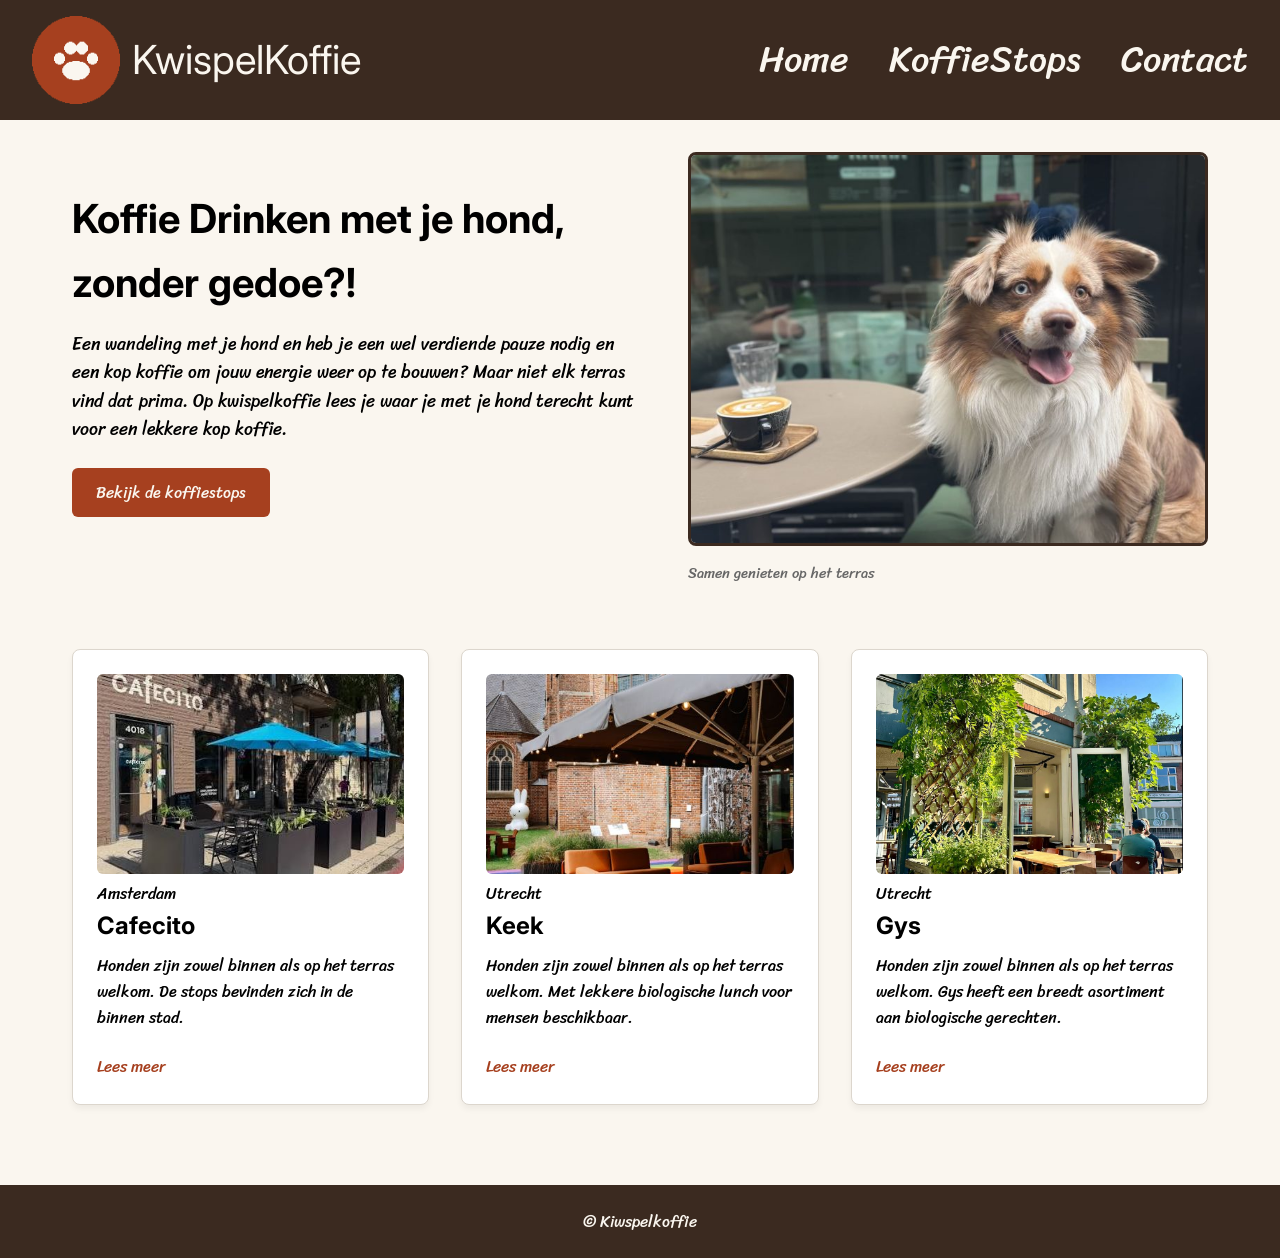
<file: index.html>
<!DOCTYPE html>
<html lang="nl">
<head>
    <meta charset="UTF-8">
    <meta name="viewport" content="width=device-width, initial-scale=1.0">
    <title>KwispelKoffie</title>

    <meta name="description" content="Vind de leukste hondvriendelijke koffiestops waar je na een wandeling lekker een bakje koffie kan halen en een leuke pauze kan houden.">
    <meta name="keywords" content="Hondvriendelijk, Koffie, terassen, wandelen, honden">
    <meta name="author" content="Otman">

    <link rel="stylesheet" type="text/css" href="css/style.css">
    <link rel="preconnect" href="https://fonts.googleapis.com">
    <link rel="preconnect" href="https://fonts.gstatic.com" crossorigin>
    <link href="https://fonts.googleapis.com/css2?family=Inter:wght@400;500&family=Sriracha&display=swap" rel="stylesheet">
</head>
<body>

    <header>
        <nav>
            <div class="logo">
                <img src="img/logo.png" alt="Logo KwispelKoffie" title="KwispelKoffie Logo">
                <span>KwispelKoffie</span>
            </div>
        </nav>
        <ul>
            <li><a href="index.html">Home</a></li>
            <li><a href="koffiestops.html">KoffieStops</a></li>
            <li><a href="Contact.html">Contact</a></li>
        </ul>
    </header>

    <main>
        <section class="hoofdtekst">
            <div class="hoofdtekst-content">
                <h1>Koffie Drinken met je hond, zonder gedoe?!</h1>
                <p>Een wandeling met je hond en heb je een wel verdiende pauze nodig en een kop koffie om jouw energie weer op te bouwen? Maar niet elk terras vind dat prima. Op kwispelkoffie lees je waar je met je hond terecht kunt voor een lekkere kop koffie.</p>

                <a href="koffiestops.html" class="koffiestop-button">Bekijk de koffiestops</a>
            </div>

            <figure>
                <img src="img/dog-coffee.jpg" alt="Hond bij terras met een kop koffie" title="Genieten met je hond en een bakje koffie op het terras">
                <figcaption>Samen genieten op het terras</figcaption>
            </figure>
        </section>

        <section class="koffiestops-grid">

            <article class="card">
                <figure>
                    <img src="img/cafecito.JPG">
                    <figcaption>Amsterdam</figcaption>
                    <h3>Cafecito</h3>
                    <p>Honden zijn zowel binnen als op het terras welkom. De stops bevinden zich in de binnen stad.</p>
                    <a href="Detailpage1.html">Lees meer</a>
                </figure>
            </article>

            <article class="card">
                <figure>
                    <img src="img/Keek cafe foto.JPG">
                    <figcaption>Utrecht</figcaption>
                    <h3>Keek</h3>
                    <p>Honden zijn zowel binnen als op het terras welkom. Met lekkere biologische lunch voor mensen beschikbaar.</p>
                    <a href="Detailpage2.html">Lees meer</a>
                </figure>
            </article>

            <article class="card">
                <figure>
                    <img src="img/gys cafe.JPG">
                    <figcaption>Utrecht</figcaption>
                    <h3>Gys</h3>
                    <p>Honden zijn zowel binnen als op het terras welkom. Gys heeft een breedt asortiment aan biologische gerechten.</p>
                    <a href="Detailpage3.html">Lees meer</a>
                </figure>
            </article>

        </section>
    </main>
    <footer>
        <div class="footer-container">
            <p>&copy; Kiwspelkoffie</p>
        </div>
    </footer>
    
</body>

</html>
</file>
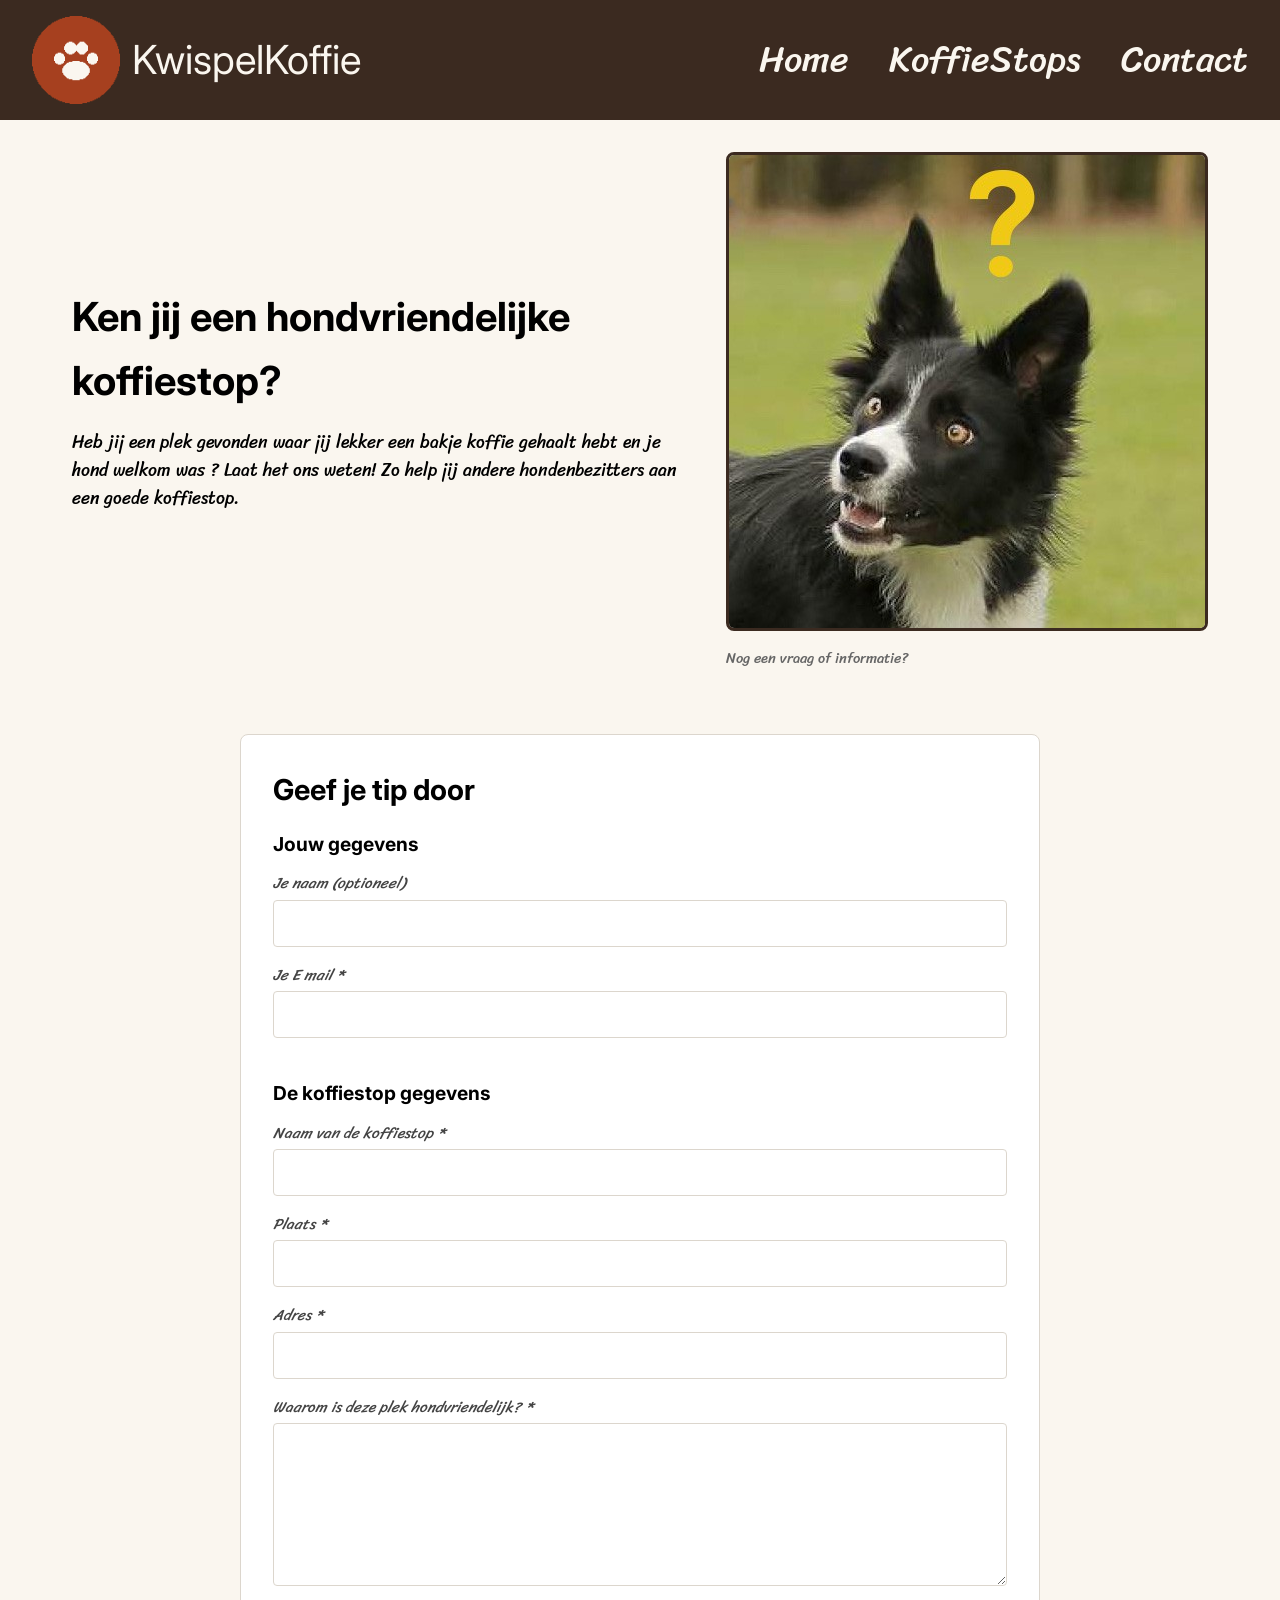
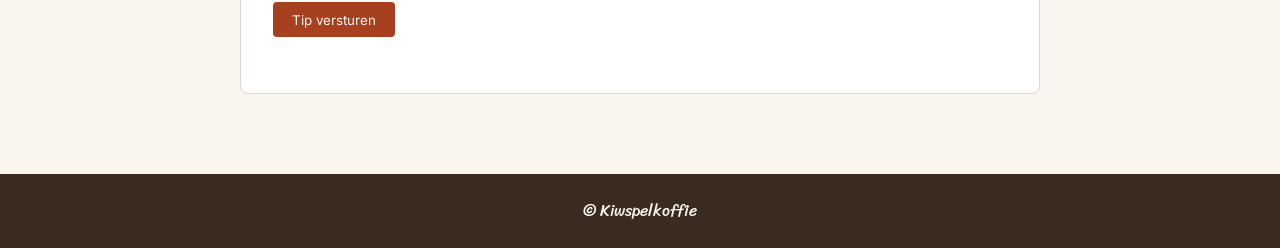
<file: Contact.html>
<!DOCTYPE html>
<html lang="nl">
<head>
    <meta charset="UTF-8">
    <meta name="viewport" content="width=device-width, initial-scale=1.0">
    <title>KwispelKoffie</title>

    <meta name="description" content="Vind de leukste hondvriendelijke koffiestops waar je na een wandeling lekker een bakje koffie kan halen en een leuke pauze kan houden.">
    <meta name="keywords" content="Hondvriendelijk, Koffie, terassen, wandelen, honden">
    <meta name="author" content="Otman">

    <link rel="stylesheet" type="text/css" href="css/style.css">
    <link rel="preconnect" href="https://fonts.googleapis.com">
    <link rel="preconnect" href="https://fonts.gstatic.com" crossorigin>
    <link href="https://fonts.googleapis.com/css2?family=Inter:wght@400;500&family=Sriracha&display=swap" rel="stylesheet">
</head>
<body>

    <header>
        <nav>
            <div class="logo">
                <img src="img/logo.png" alt="Logo KwispelKoffie" title="KwispelKoffie Logo">
                <span>KwispelKoffie</span>
            </div>
        </nav>
        <ul>
            <li><a href="index.html">Home</a></li>
            <li><a href="koffiestops.html">KoffieStops</a></li>
            <li><a href="Contact.html">Contact</a></li>
        </ul>
    </header>

    <main>
        <section class="hoofdtekst">
            <div class="hoofdtekst-content">
                <h1>Ken jij een hondvriendelijke koffiestop?</h1>
                <p>Heb jij een plek gevonden waar jij lekker een bakje koffie gehaalt hebt en je hond welkom was ? Laat het ons weten! Zo help jij andere hondenbezitters aan een goede koffiestop.</p>
            </div>

            <figure>
                <img src="img/Hond vraag.jpg" alt="Hond bij terras met een kop koffie" title="Genieten met je hond en een bakje koffie op het terras">
                <figcaption>Nog een vraag of informatie?</figcaption>
            </figure>
        </section>

        <section class="contact-form-section">
            <h2>Geef je tip door</h2>

            <form class="koffie-form">
                <fieldset>
                    <legend>Jouw gegevens</legend>

                    <div class="form">
                        <label for="naam">Je naam (optioneel)</label>
                        <input type="text" id="naam">
                    </div>

                    <div class="form">
                        <label for="email">Je E mail *</label>
                        <input type="email" id="email">
                    </div>
                </fieldset>

                <fieldset>
                    <legend>De koffiestop gegevens</legend>

                    <div class="form">
                        <label for="koffiestop-naam">Naam van de koffiestop *</label>
                        <input type="text" id="koffiestop-naam">
                    </div>

                    <div class="form">
                        <label for="plaats">Plaats *</label>
                        <input type="text" id="plaats">
                    </div>

                    <div class="form">
                        <label for="adres">Adres *</label>
                        <input type="text" id="adres">
                    </div>

                    <div class="form">
                        <label for="waarom">Waarom is deze plek hondvriendelijk? *</label>
                        <textarea id="waarom" rows="5"></textarea>
                    </div>

                    <button type="button" class="Tip-button">Tip versturen</button>
                </fieldset>
            </form>
        </section>
    </main>
    <footer>
        <div class="footer-container">
            <p>&copy; Kiwspelkoffie</p>
        </div>
    </footer>
    
</body>

</html>
</file>
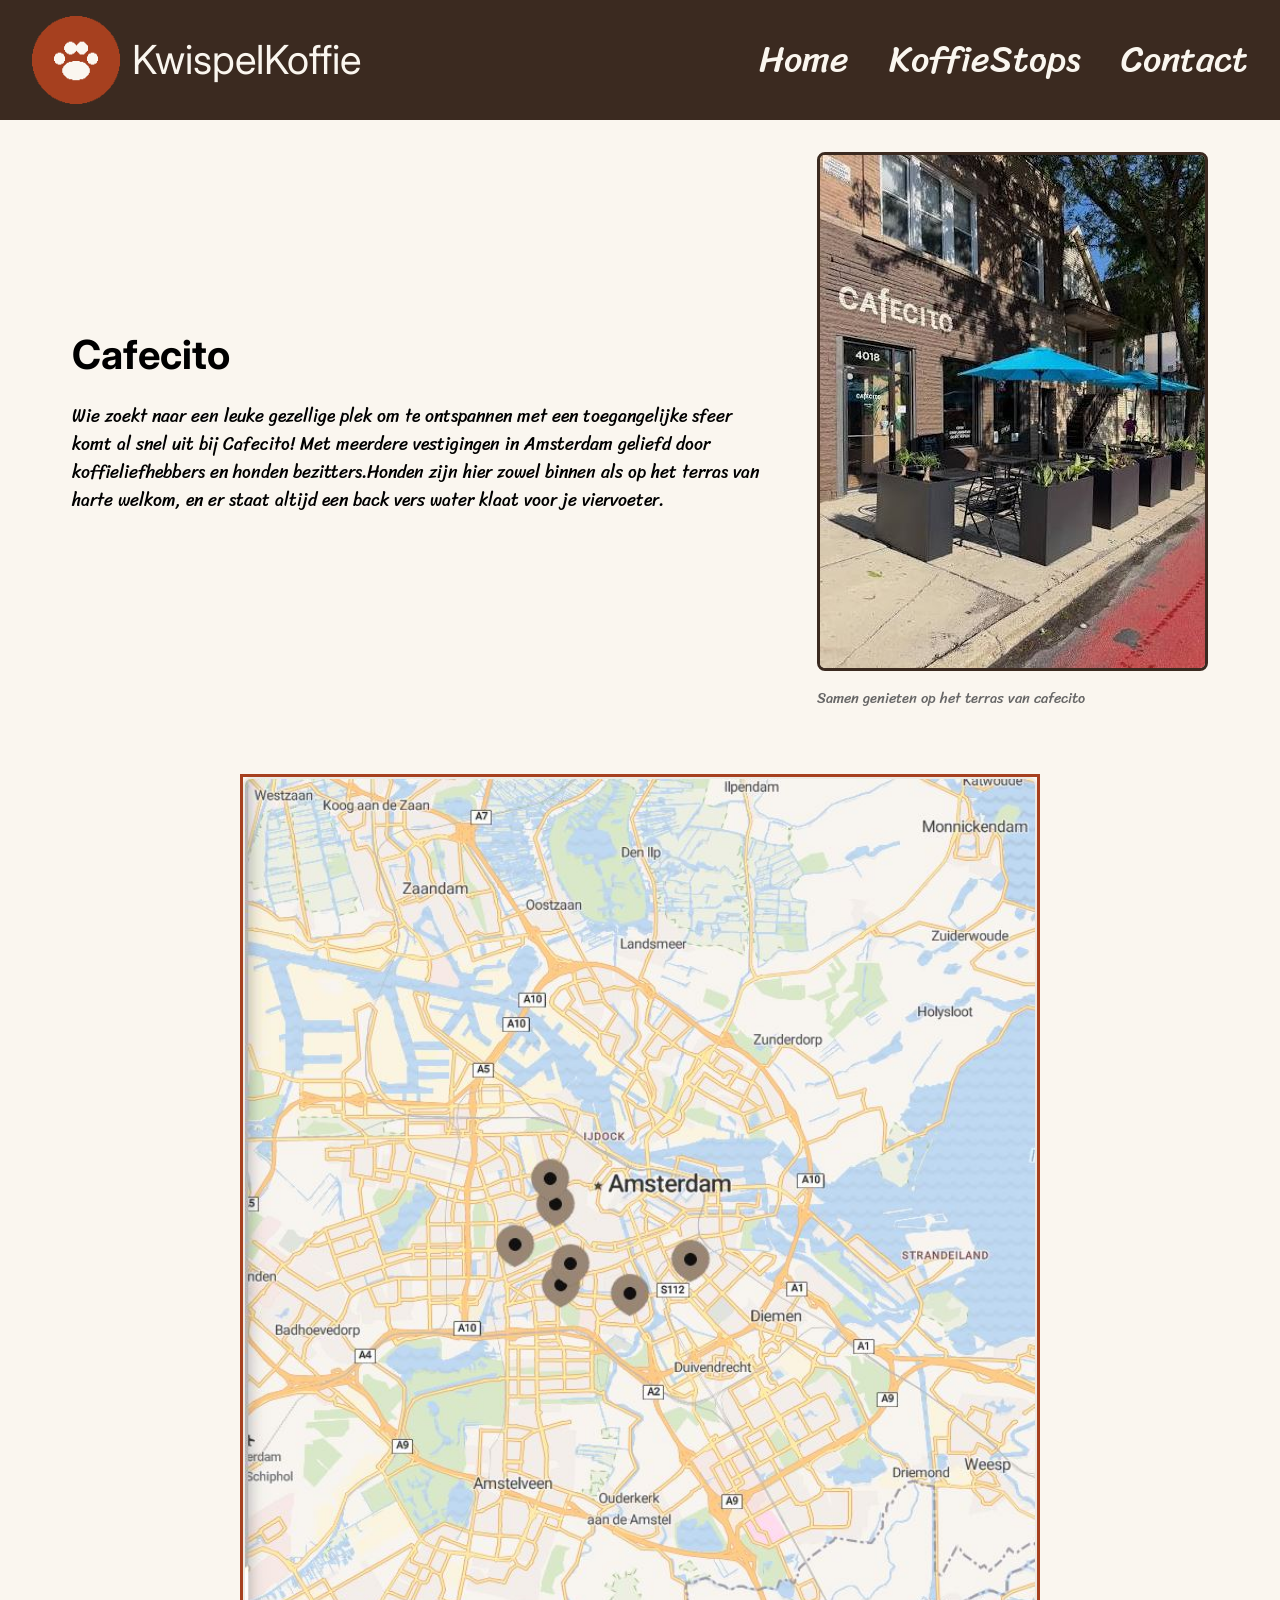
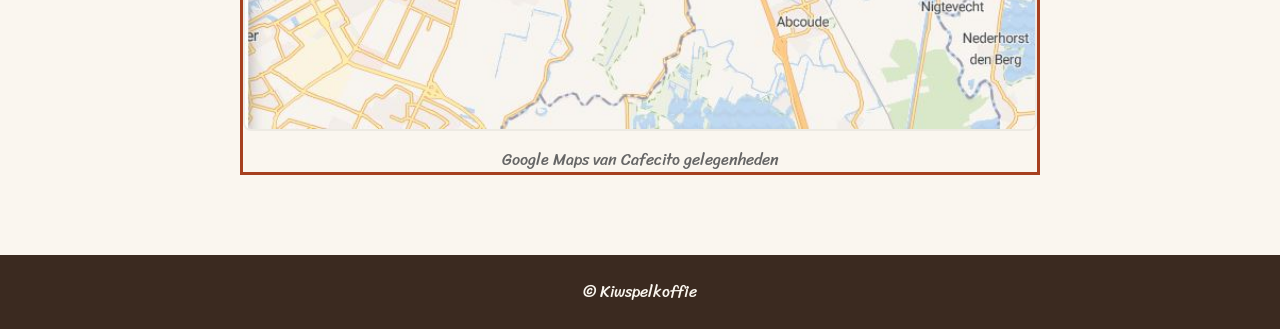
<file: Detailpage1.html>
<!DOCTYPE html>
<html lang="nl">
<head>
    <meta charset="UTF-8">
    <meta name="viewport" content="width=device-width, initial-scale=1.0">
    <title>KwispelKoffie</title>

    <meta name="description" content="Vind de leukste hondvriendelijke koffiestops waar je na een wandeling lekker een bakje koffie kan halen en een leuke pauze kan houden.">
    <meta name="keywords" content="Hondvriendelijk, Koffie, terassen, wandelen, honden">
    <meta name="author" content="Otman">

    <link rel="stylesheet" type="text/css" href="css/style.css">
    <link rel="preconnect" href="https://fonts.googleapis.com">
    <link rel="preconnect" href="https://fonts.gstatic.com" crossorigin>
    <link href="https://fonts.googleapis.com/css2?family=Inter:wght@400;500&family=Sriracha&display=swap" rel="stylesheet">
</head>
<body>

    <header>
        <nav>
            <div class="logo">
                <img src="img/logo.png" alt="Logo KwispelKoffie" title="KwispelKoffie Logo">
                <span>KwispelKoffie</span>
            </div>
        </nav>
        <ul>
            <li><a href="index.html">Home</a></li>
            <li><a href="koffiestops.html">KoffieStops</a></li>
            <li><a href="Contact.html">Contact</a></li>
        </ul>
    </header>

    <main>
        <section class="hoofdtekst">
            <div class="hoofdtekst-content">
                <h1>Cafecito</h1>
                <p>Wie zoekt naar een leuke gezellige plek om te ontspannen met een toegangelijke sfeer komt al snel uit bij Cafecito! Met meerdere vestigingen in Amsterdam geliefd door koffieliefhebbers en honden bezitters.Honden zijn hier zowel binnen als op het terras van harte welkom, en er staat altijd een back vers water klaat voor je viervoeter.</p>
             </div>

            <figure>
                <img src="img/cafecito.JPG" alt="Hond bij terras met een kop koffie" title="Genieten met je hond en een bakje koffie op het terras">
                <figcaption>Samen genieten op het terras van cafecito</figcaption>
            </figure>
        </section>
        <section class="locatie-map">
            <figure>
                <img src="img/cafecito maps.JPG" alt="Hond bij terras met een kop koffie" title="Genieten met je hond en een bakje koffie op het terras">
                <figcaption>Google Maps van Cafecito gelegenheden</figcaption>
            </figure>
        </section>

    </main>
    <footer>
        <div class="footer-container">
            <p>&copy; Kiwspelkoffie</p>
        </div>
    </footer>
    
</body>

</html>
</file>
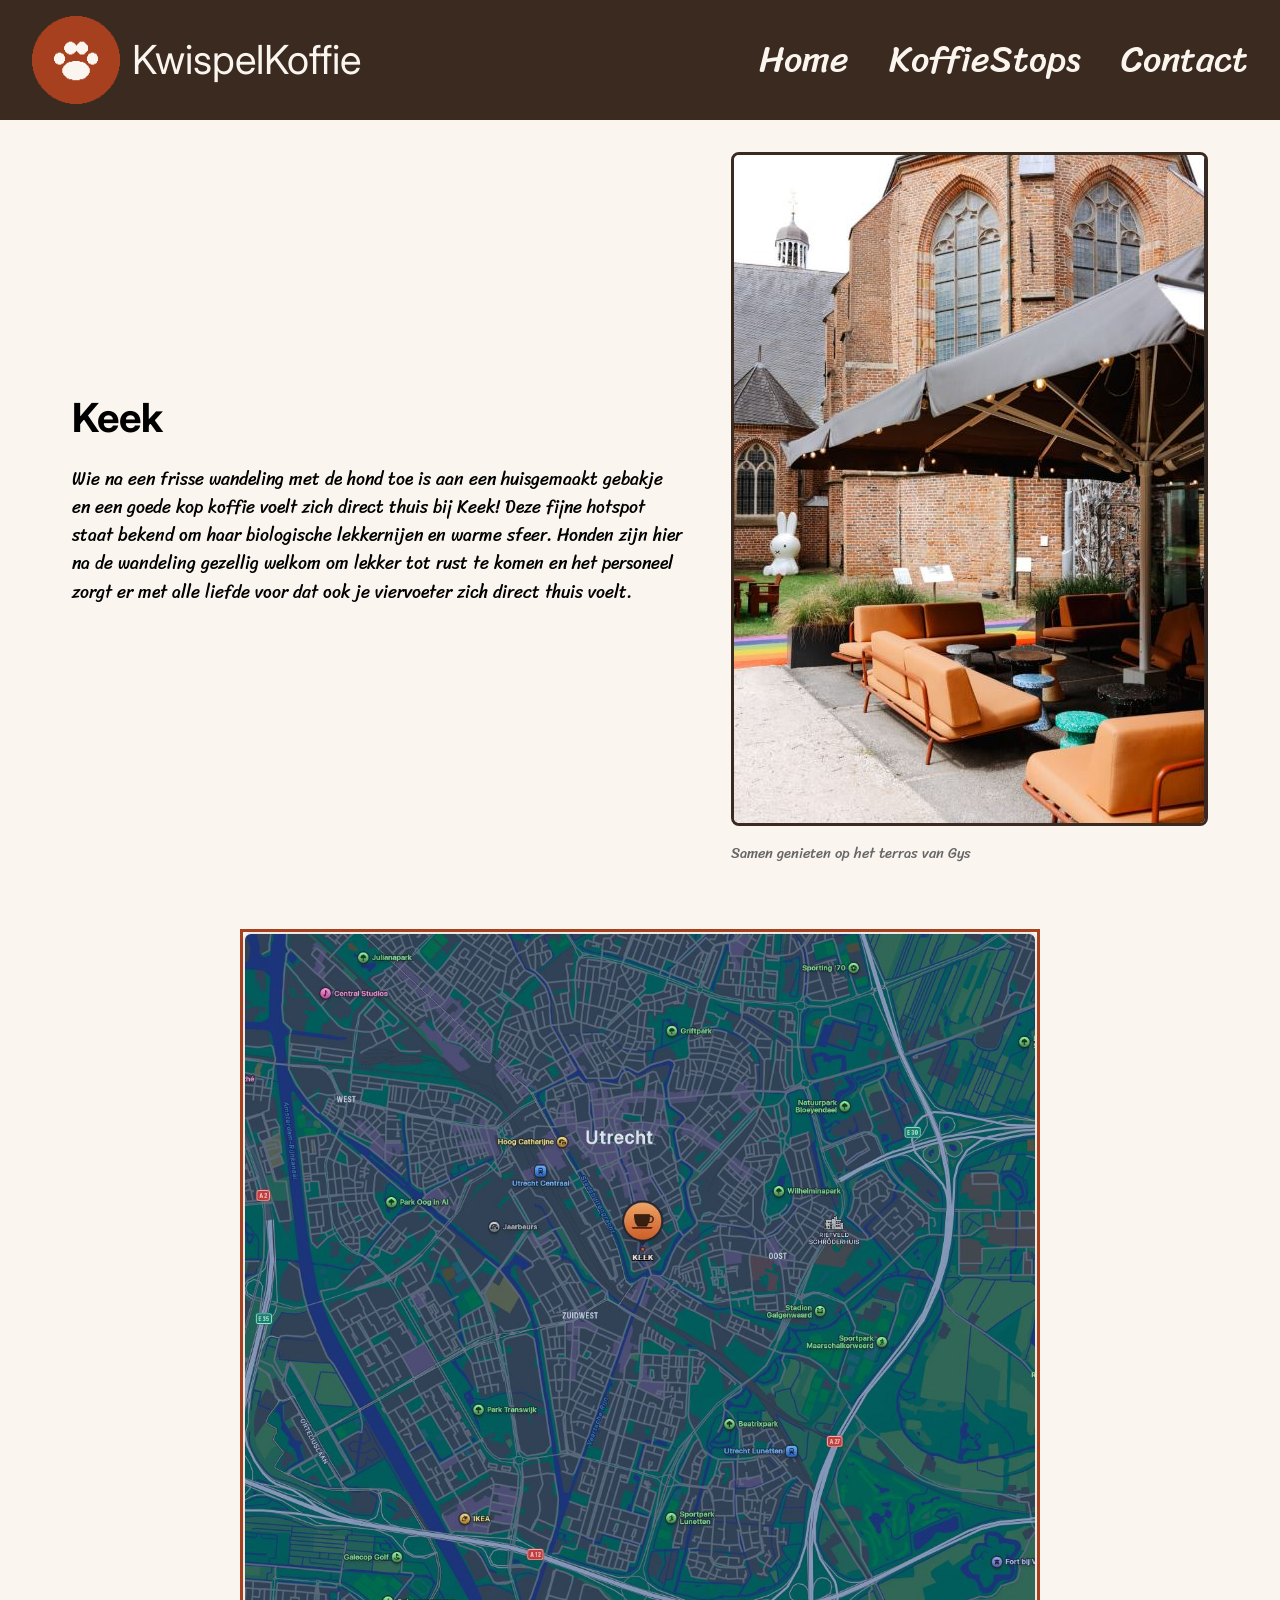
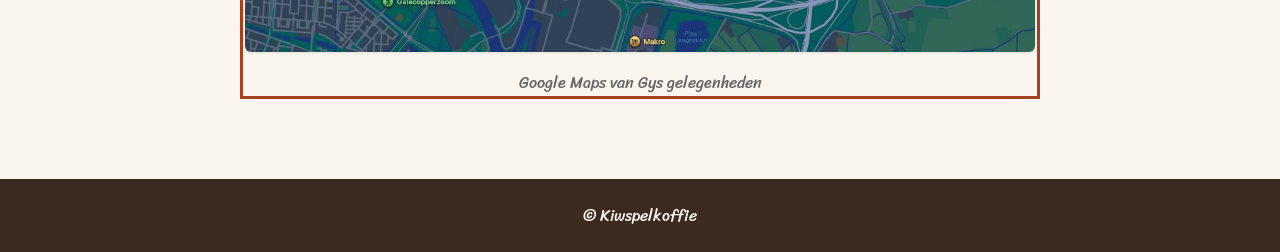
<file: Detailpage2.html>
<!DOCTYPE html>
<html lang="nl">
<head>
    <meta charset="UTF-8">
    <meta name="viewport" content="width=device-width, initial-scale=1.0">
    <title>KwispelKoffie</title>

    <meta name="description" content="Vind de leukste hondvriendelijke koffiestops waar je na een wandeling lekker een bakje koffie kan halen en een leuke pauze kan houden.">
    <meta name="keywords" content="Hondvriendelijk, Koffie, terassen, wandelen, honden">
    <meta name="author" content="Otman">

    <link rel="stylesheet" type="text/css" href="css/style.css">
    <link rel="preconnect" href="https://fonts.googleapis.com">
    <link rel="preconnect" href="https://fonts.gstatic.com" crossorigin>
    <link href="https://fonts.googleapis.com/css2?family=Inter:wght@400;500&family=Sriracha&display=swap" rel="stylesheet">
</head>
<body>

    <header>
        <nav>
            <div class="logo">
                <img src="img/logo.png" alt="Logo KwispelKoffie" title="KwispelKoffie Logo">
                <span>KwispelKoffie</span>
            </div>
        </nav>
        <ul>
            <li><a href="index.html">Home</a></li>
            <li><a href="koffiestops.html">KoffieStops</a></li>
            <li><a href="Contact.html">Contact</a></li>
        </ul>
    </header>

    <main>
        <section class="hoofdtekst">
            <div class="hoofdtekst-content">
                <h1>Keek</h1>
                <p>Wie na een frisse wandeling met de hond toe is aan een huisgemaakt gebakje en een goede kop koffie voelt zich direct thuis bij Keek! Deze fijne hotspot staat bekend om haar biologische lekkernijen en warme sfeer. Honden zijn hier na de wandeling gezellig welkom om lekker tot rust te komen en het personeel zorgt er met alle liefde voor dat ook je viervoeter zich direct thuis voelt.</p>
             </div>

            <figure>
                <img src="img/Keek cafe foto.JPG" alt="Hond bij terras met een kop koffie" title="Genieten met je hond en een bakje koffie op het terras">
                <figcaption>Samen genieten op het terras van Gys</figcaption>
            </figure>
        </section>
        <section class="locatie-map">
            <figure>
                <img src="img/keek cafe.JPG" alt="Hond bij terras met een kop koffie" title="Genieten met je hond en een bakje koffie op het terras">
                <figcaption>Google Maps van Gys gelegenheden</figcaption>
            </figure>
        </section>

    </main>
    <footer>
        <div class="footer-container">
            <p>&copy; Kiwspelkoffie</p>
        </div>
    </footer>
    
</body>
</html>
</file>
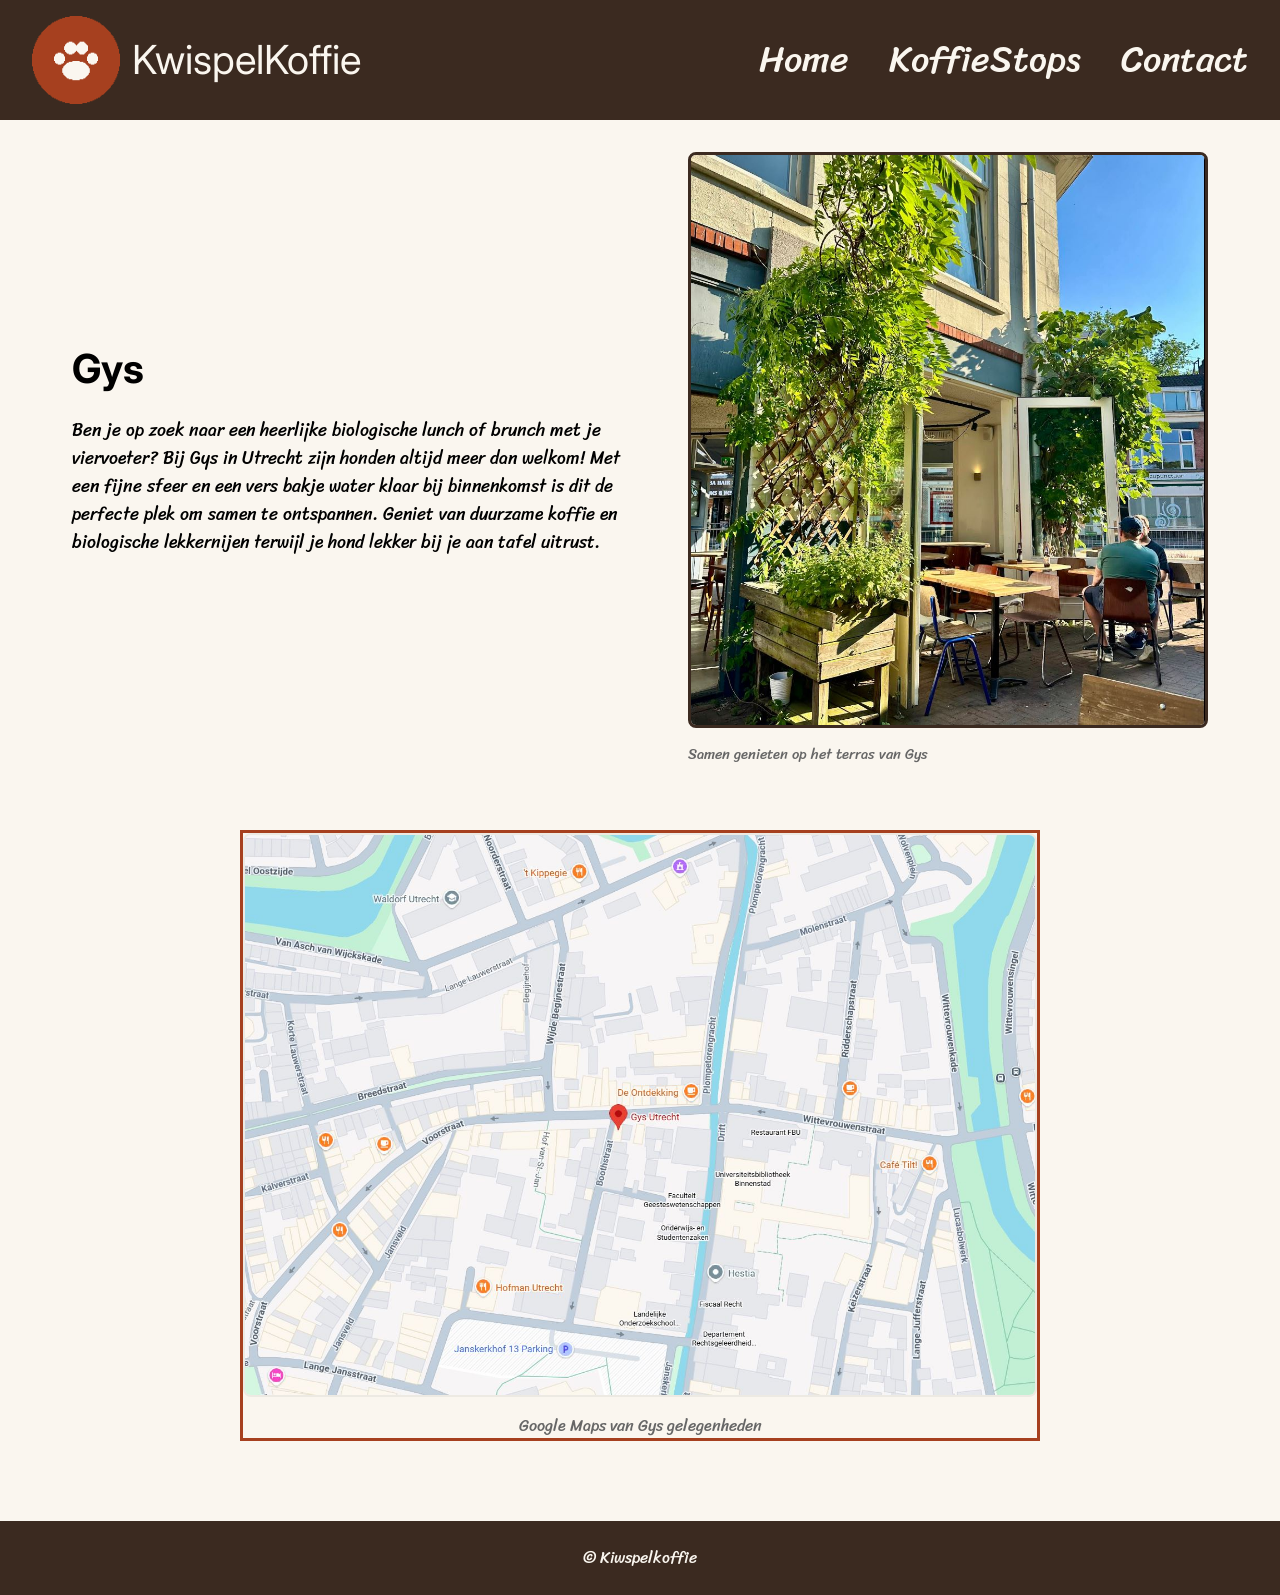
<file: Detailpage3.html>
<!DOCTYPE html>
<html lang="nl">
<head>
    <meta charset="UTF-8">
    <meta name="viewport" content="width=device-width, initial-scale=1.0">
    <title>KwispelKoffie</title>

    <meta name="description" content="Vind de leukste hondvriendelijke koffiestops waar je na een wandeling lekker een bakje koffie kan halen en een leuke pauze kan houden.">
    <meta name="keywords" content="Hondvriendelijk, Koffie, terassen, wandelen, honden">
    <meta name="author" content="Otman">

    <link rel="stylesheet" type="text/css" href="css/style.css">
    <link rel="preconnect" href="https://fonts.googleapis.com">
    <link rel="preconnect" href="https://fonts.gstatic.com" crossorigin>
    <link href="https://fonts.googleapis.com/css2?family=Inter:wght@400;500&family=Sriracha&display=swap" rel="stylesheet">
</head>
<body>

    <header>
        <nav>
            <div class="logo">
                <img src="img/logo.png" alt="Logo KwispelKoffie" title="KwispelKoffie Logo">
                <span>KwispelKoffie</span>
            </div>
        </nav>
        <ul>
            <li><a href="index.html">Home</a></li>
            <li><a href="koffiestops.html">KoffieStops</a></li>
            <li><a href="Contact.html">Contact</a></li>
        </ul>
    </header>

    <main>
        <section class="hoofdtekst">
            <div class="hoofdtekst-content">
                <h1>Gys</h1>
                <p>Ben je op zoek naar een heerlijke biologische lunch of brunch met je viervoeter? Bij Gys in Utrecht zijn honden altijd meer dan welkom! Met een fijne sfeer en een vers bakje water klaar bij binnenkomst is dit de perfecte plek om samen te ontspannen. Geniet van duurzame koffie en biologische lekkernijen terwijl je hond lekker bij je aan tafel uitrust.</p>
             </div>

            <figure>
                <img src="img/gys cafe.JPG" alt="Hond bij terras met een kop koffie" title="Genieten met je hond en een bakje koffie op het terras">
                <figcaption>Samen genieten op het terras van Gys</figcaption>
            </figure>
        </section>
        <section class="locatie-map">
            <figure>
                <img src="img/gys maps.JPG" alt="Hond bij terras met een kop koffie" title="Genieten met je hond en een bakje koffie op het terras">
                <figcaption>Google Maps van Gys gelegenheden</figcaption>
            </figure>
        </section>

    </main>
    <footer>
        <div class="footer-container">
            <p>&copy; Kiwspelkoffie</p>
        </div>
    </footer>
    
</body>
</html>
</file>
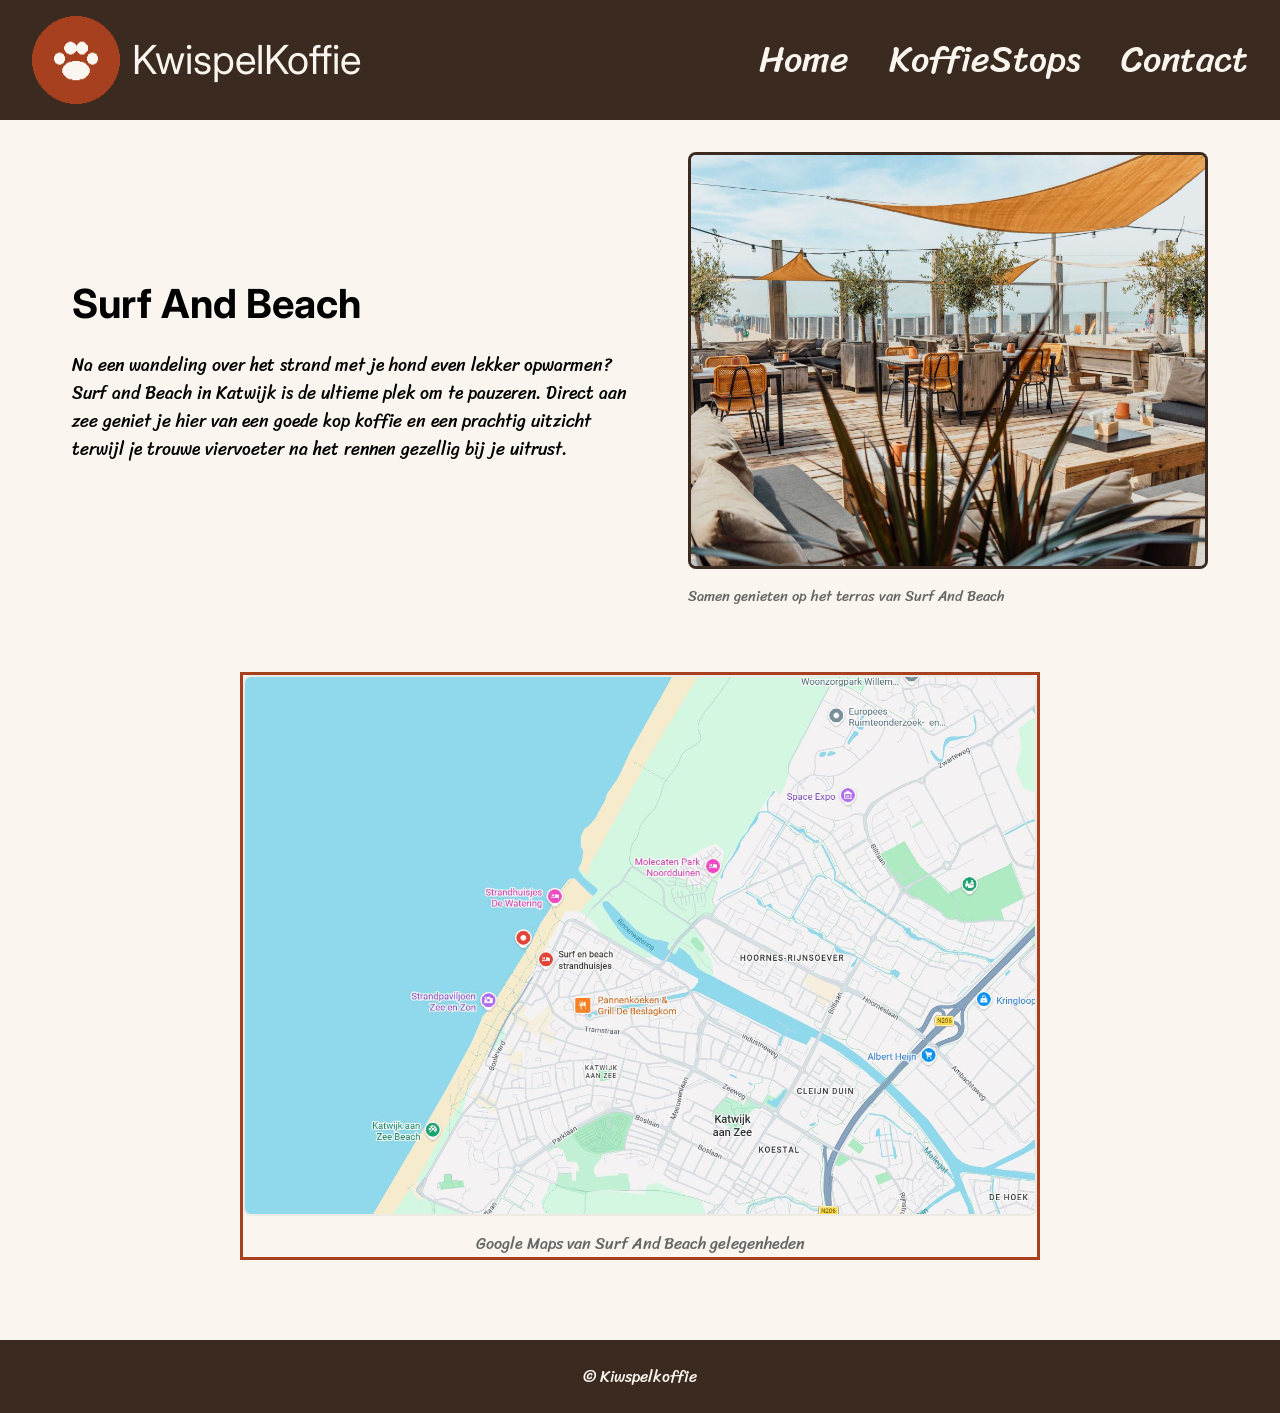
<file: Detailpage4.html>
<!DOCTYPE html>
<html lang="nl">
<head>
    <meta charset="UTF-8">
    <meta name="viewport" content="width=device-width, initial-scale=1.0">
    <title>KwispelKoffie</title>

    <meta name="description" content="Vind de leukste hondvriendelijke koffiestops waar je na een wandeling lekker een bakje koffie kan halen en een leuke pauze kan houden.">
    <meta name="keywords" content="Hondvriendelijk, Koffie, terassen, wandelen, honden">
    <meta name="author" content="Otman">

    <link rel="stylesheet" type="text/css" href="css/style.css">
    <link rel="preconnect" href="https://fonts.googleapis.com">
    <link rel="preconnect" href="https://fonts.gstatic.com" crossorigin>
    <link href="https://fonts.googleapis.com/css2?family=Inter:wght@400;500&family=Sriracha&display=swap" rel="stylesheet">
</head>
<body>

    <header>
        <nav>
            <div class="logo">
                <img src="img/logo.png" alt="Logo KwispelKoffie" title="KwispelKoffie Logo">
                <span>KwispelKoffie</span>
            </div>
        </nav>
        <ul>
            <li><a href="index.html">Home</a></li>
            <li><a href="koffiestops.html">KoffieStops</a></li>
            <li><a href="Contact.html">Contact</a></li>
        </ul>
    </header>

    <main>
        <section class="hoofdtekst">
            <div class="hoofdtekst-content">
                <h1>Surf And Beach</h1>
                <p>Na een wandeling over het strand met je hond even lekker opwarmen? Surf and Beach in Katwijk is de ultieme plek om te pauzeren. Direct aan zee geniet je hier van een goede kop koffie en een prachtig uitzicht terwijl je trouwe viervoeter na het rennen gezellig bij je uitrust.</p>
             </div>

            <figure>
                <img src="img/Surf And Beach cafe.jpg" alt="Hond bij terras met een kop koffie" title="Genieten met je hond en een bakje koffie op het terras">
                <figcaption>Samen genieten op het terras van Surf And Beach</figcaption>
            </figure>
        </section>
        <section class="locatie-map">
            <figure>
                <img src="img/Surf And Beach.JPG" alt="Hond bij terras met een kop koffie" title="Genieten met je hond en een bakje koffie op het terras">
                <figcaption>Google Maps van Surf And Beach gelegenheden</figcaption>
            </figure>
        </section>

    </main>
    <footer>
        <div class="footer-container">
            <p>&copy; Kiwspelkoffie</p>
        </div>
    </footer>
    
</body>
</html>
</file>
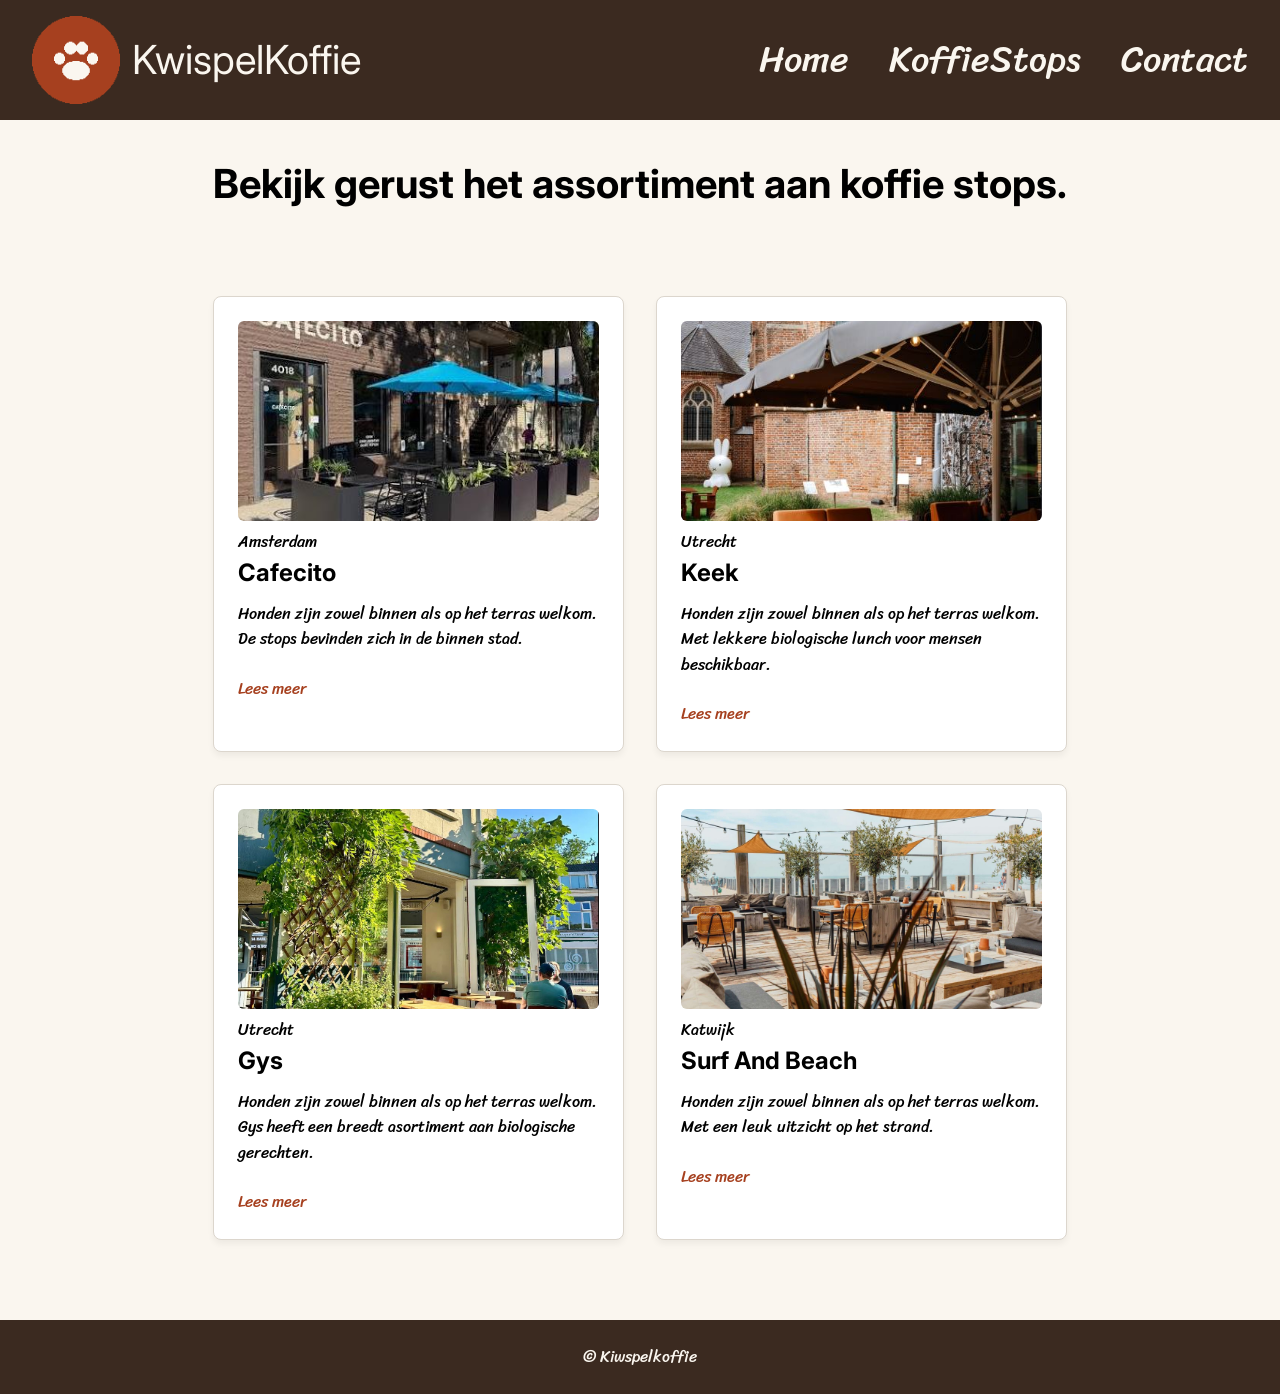
<file: koffiestops.html>
<!DOCTYPE html>
<html lang="nl">
<head>
    <meta charset="UTF-8">
    <meta name="viewport" content="width=device-width, initial-scale=1.0">
    <title>KwispelKoffie</title>

    <meta name="description" content="Vind de leukste hondvriendelijke koffiestops waar je na een wandeling lekker een bakje koffie kan halen en een leuke pauze kan houden.">
    <meta name="keywords" content="Hondvriendelijk, Koffie, terassen, wandelen, honden">
    <meta name="author" content="Otman">

    <link rel="stylesheet" type="text/css" href="css/style.css">
    <link rel="preconnect" href="https://fonts.googleapis.com">
    <link rel="preconnect" href="https://fonts.gstatic.com" crossorigin>
    <link href="https://fonts.googleapis.com/css2?family=Inter:wght@400;500&family=Sriracha&display=swap" rel="stylesheet">
</head>
<body>

    <header>
        <nav>
            <div class="logo">
                <img src="img/logo.png" alt="Logo KwispelKoffie" title="KwispelKoffie Logo">
                <span>KwispelKoffie</span>
            </div>
        </nav>
        <ul>
            <li><a href="index.html">Home</a></li>
            <li><a href="koffiestops.html">KoffieStops</a></li>
            <li><a href="Contact.html">Contact</a></li>
        </ul>
    </header>

    <main>
        <section class="hoofdtekst">
            <div class="hoofdtekst-content">
                <h1>Bekijk gerust het assortiment aan koffie stops.</h1>
            </div>
        </section>

        <section class="koffiestops-grid">

            <article class="card">
                <figure>
                    <img src="img/cafecito.JPG">
                    <figcaption>Amsterdam</figcaption>
                    <h3>Cafecito</h3>
                    <p>Honden zijn zowel binnen als op het terras welkom. De stops bevinden zich in de binnen stad.</p>
                    <a href="Detailpage1.html">Lees meer</a>
                </figure>
            </article>

            <article class="card">
                <figure>
                    <img src="img/Keek cafe foto.JPG">
                    <figcaption>Utrecht</figcaption>
                    <h3>Keek</h3>
                    <p>Honden zijn zowel binnen als op het terras welkom. Met lekkere biologische lunch voor mensen beschikbaar.</p>
                    <a href="Detailpage2.html">Lees meer</a>
                </figure>
            </article>

            <article class="card">
                <figure>
                    <img src="img/gys cafe.JPG">
                    <figcaption>Utrecht</figcaption>
                    <h3>Gys</h3>
                    <p>Honden zijn zowel binnen als op het terras welkom. Gys heeft een breedt asortiment aan biologische gerechten.</p>
                    <a href="Detailpage3.html">Lees meer</a>
                </figure>
            </article>

            <article class="card">
                <figure>
                    <img src="img/Surf And Beach cafe.jpg">
                    <figcaption>Katwijk</figcaption>
                    <h3>Surf And Beach</h3>
                    <p>Honden zijn zowel binnen als op het terras welkom. Met een leuk uitzicht op het strand.</p>
                    <a href="Detailpage4.html">Lees meer</a>
                </figure>
            </article>

        </section>
    </main>
    <footer>
        <div class="footer-container">
            <p>&copy; Kiwspelkoffie</p>
        </div>
    </footer>
    
</body>

</html>
</file>
<file: css/style.css>
:root {
    --primaire-color: #FAF6EF;
    --secundaire-color: #3b2a20;
    --tertiaire-color: #a6401f;
    --font-body: 'sriracha', sans-serif;
    --font-heading: 'inter', sans-serif;
}

*{
    margin: 0;
    padding: 0;
    box-sizing: border-box;
}

body{
    background-color: var(--primaire-color);
    color: black;
    font-family: var(--font-body);
    font-size: 1rem;
    line-height: 1.6;

    display: flex;
    flex-direction: column;
    min-height: 100vh;
}

h1,h2,h3{
    font-family: var(--font-heading);
    color: black;
    margin-bottom: 1rem;
}

header{
    background-color: var(--secundaire-color);
    color: var(--primaire-color);
    padding: 1rem 2rem;
    display: flex;
    justify-content: space-between;
    align-items: center;
}

header .logo{
    display: flex;
    align-items: center;
    gap: 0.75rem;
}

header .logo img{
    height: 5.5rem;
    width: auto;
}

header .logo span{
    font-family: var(--font-heading);
    font-size: 2.5rem;
    color: var(--primaire-color);
}

header ul {
    list-style: none;
    display: flex;
    gap: 2.5rem;
}

header ul li a{
    font-size: 2.25rem;
    color: var(--primaire-color);
    text-decoration: none;
}

header ul li a:hover{
    color: var(--tertiaire-color);
}

main{
    padding: 2rem;
    max-width: 1200px;
    margin: 0 auto;
    flex: 1;
}

/*HOOFDPAGINA */

.hoofdtekst {
    display: flex;
    justify-content: space-between;
    align-items: center;
    gap: 3rem;
    margin-bottom: 4rem;
}

.hoofdtekst-content{
    flex: 1;
    min-width: 50%;
}

.hoofdtekst h1 {
    font-size: 2.5rem;
    color: black;
}

.hoofdtekst p {
    font-size: 1.1rem;
    margin-bottom: 1.5rem;
    max-width: 800px;
}

.koffiestop-button{
    display: inline-block;
    background-color: var(--tertiaire-color);
    color: var(--primaire-color);
    padding: 0.75rem 1.5rem;
    text-decoration: none;
    border-radius: 6px;
    font-weight: 500;
    margin-bottom: 2rem;
    transition: ease;
}

.koffiestop-button:hover{
    background-color: #853419;
}

.hoofdtekst figure img{
    width: 100%;
    max-width: 600px;
    height: auto;
    border-radius: 8px;
    border: var(--secundaire-color) solid;
}

.hoofdtekst figcaption{
    font-size: 0.9rem;
    color: #666;
    margin-top: 0.5rem;
}

.koffiestops-grid {
    display: grid;
    grid-template-columns: repeat(auto-fit, minmax(300px, 1fr));
    gap: 2rem;
}

.card {
    background-color: white;
    border: 1px solid #dcd6cd;
    border-radius: 8px;
    padding: 1.5rem;
    display: flex;
    flex-direction: column;
    justify-content: space-between;
    box-shadow: 0 4px 6px rgba(0, 0, 0, 0.05);
}

.card figure img{
    width: 100%;
    height: 200px;
    object-fit: cover;
    border-radius: 6px;
    margin: 0;
    border: none;
}

.card h3{
    font-size: 1.5rem;
    color: black;
    margin-bottom: 0.5rem;
}

.card p {
    font-size: 1rem;
    margin-bottom: 1.5rem;
}

.card a {
    color: var(--tertiaire-color);
    text-decoration: none;
    font-weight: 500;
}

.card a:hover{
    text-decoration: underline;
}

footer {
    background-color: var(--secundaire-color);
    color: var(--primaire-color);
    padding: 1.5rem;
    margin-top: 3rem;
}

.footer-container {
    max-width: 1200px;
    margin: 0 auto;
    text-align: center;
}

.footer-container p {
    font-size: 1rem;
    color: var(--primaire-color);
}

/* voor mobiel*/

@media(max-width: 768px){
    header{
        flex-direction: column;
        gap: 1rem;
        padding: 1rem;
    }

    header .logo span{
        font-size: 1.8rem;
    }

    header ul {
        gap: 1.5rem;
    }

    header ul li a {
        font-size: 1.25rem;
    }

    .hoofdtekst{
        flex-direction: column;
        gap: 2rem;
    }

    .hoofdtekst h1 {
        font-size: 1.8rem;
    }

    .koffiestops-grid{
        grid-template-columns: 1fr;
    }
}


/* detailpagina maps*/

.locatie-map{
    margin-top: 3rem;
    text-align: center;
}

.locatie-map figure {
    max-width: 800px;
    margin: 0 auto;
    border: #a6401f solid;
}

.locatie-map figure img{
    width: 100%;
    height: auto;
    border-radius: 8px;
    border: 2px solid rgba(0, 0, 0, 0.05);
}

.locatie-map figcaption {
    font-size: 1rem;
    color: #666;
    margin-top: 0.5rem;
}

.contact-form-section {
    background-color: white;
    border: 1px solid #dcd6cd;
    border-radius: 8px;
    padding: 2rem;
    max-width: 800px;
    margin: 0 auto;
}

.contact-form-section h2 {
    font-size: 1.8rem;
    color: black;
    margin-bottom: 1rem;
}

.koffie-form fieldset {
    border: none;
    margin-bottom: 1.5rem;
}

.koffie-form legend {
    font-family: var(--font-heading);
    font-size: 1.2rem;
    font-weight: bold;
    color: black;
    margin-bottom: 0.75rem;
}

.form {
    margin-bottom: 1rem;
    display: flex;
    flex-direction: column;
}

.form label {
    font-size: 0.95rem;
    font-style: italic;
    color: #444;
    margin-bottom: 0.25rem;
}

.form input,
.form textarea {
    padding: 0.5rem;
    border: 1px solid #dcd6cd;
    border-radius: 4px;
    font-family: var(--font-body);
    font-size: 1rem;
}

.Tip-button {
    background-color: var(--tertiaire-color);
    color: var(--primaire-color);
    padding: 0.6rem 1.2rem;
    border: none;
    border-radius: 4px;
    font-family: var(--font-heading);
    cursor: pointer;
}

.Tip-button:hover {
    background-color: #853419;
}
</file>
